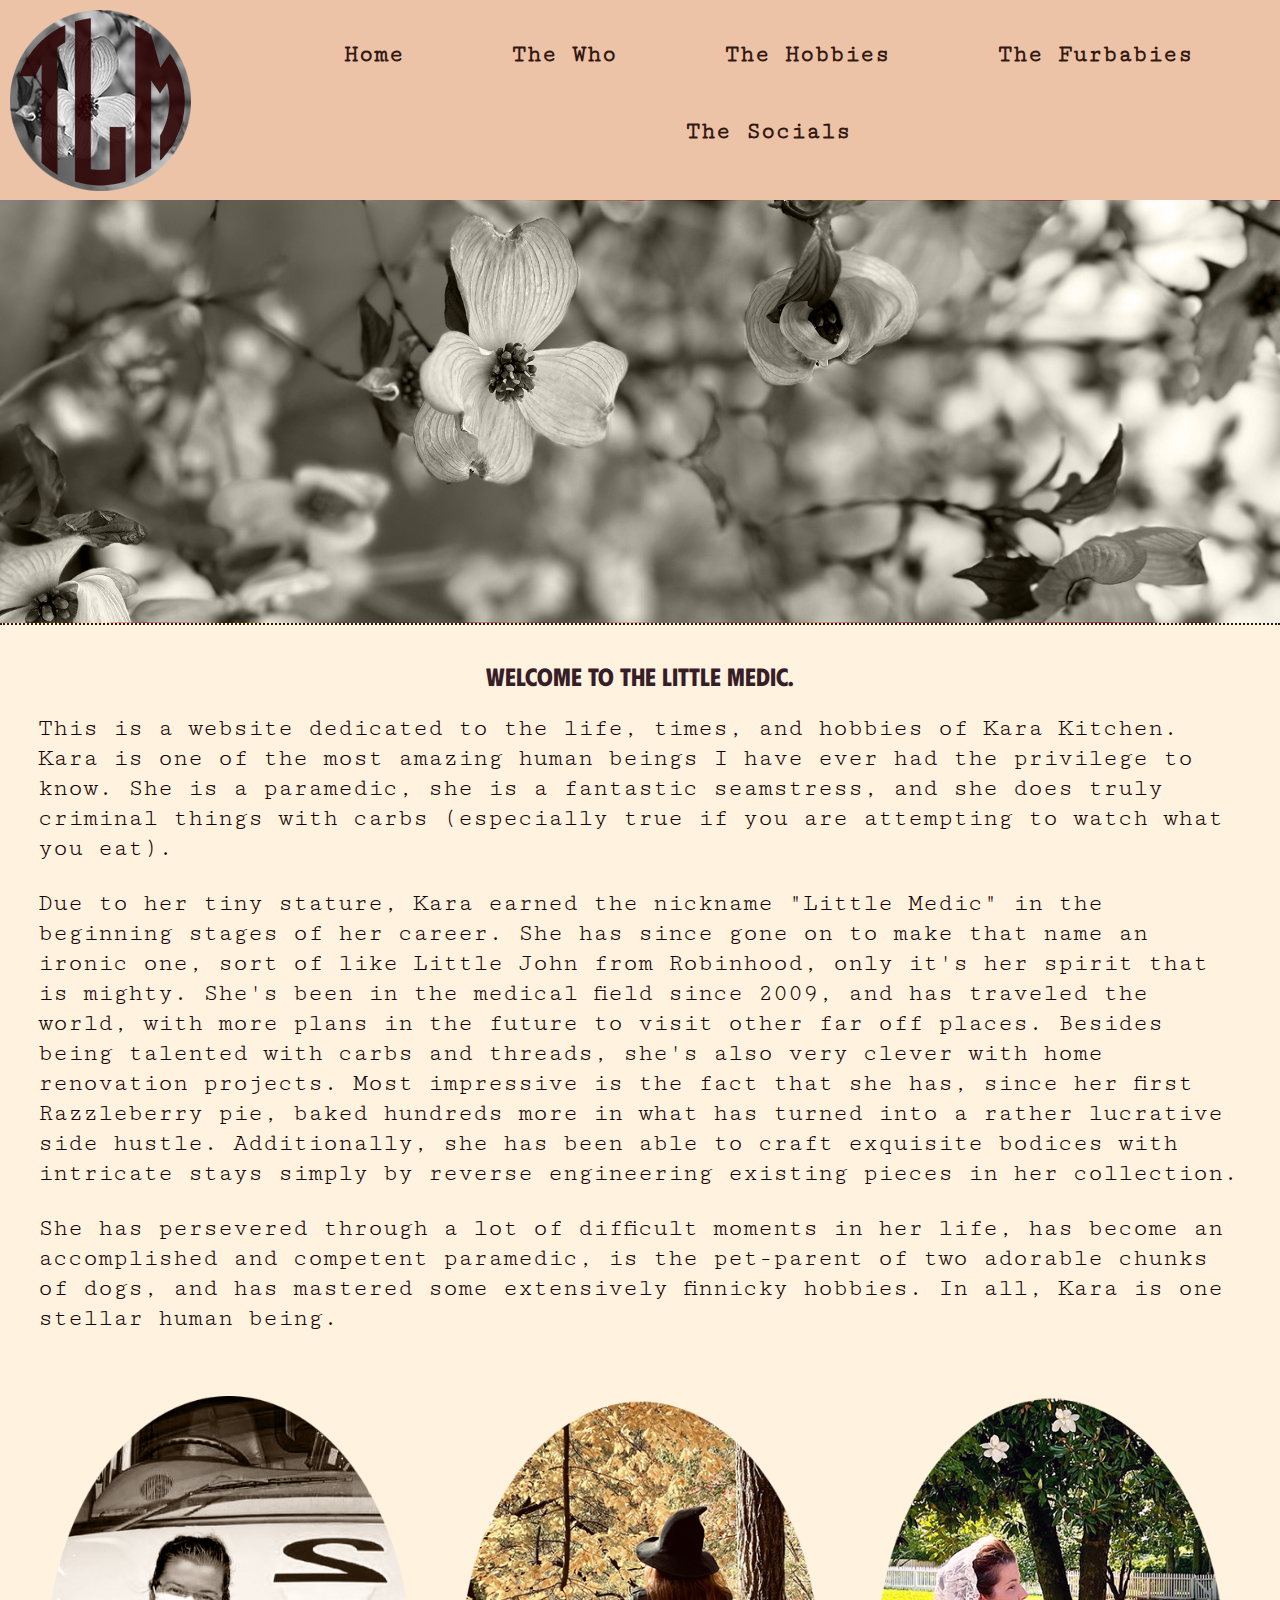
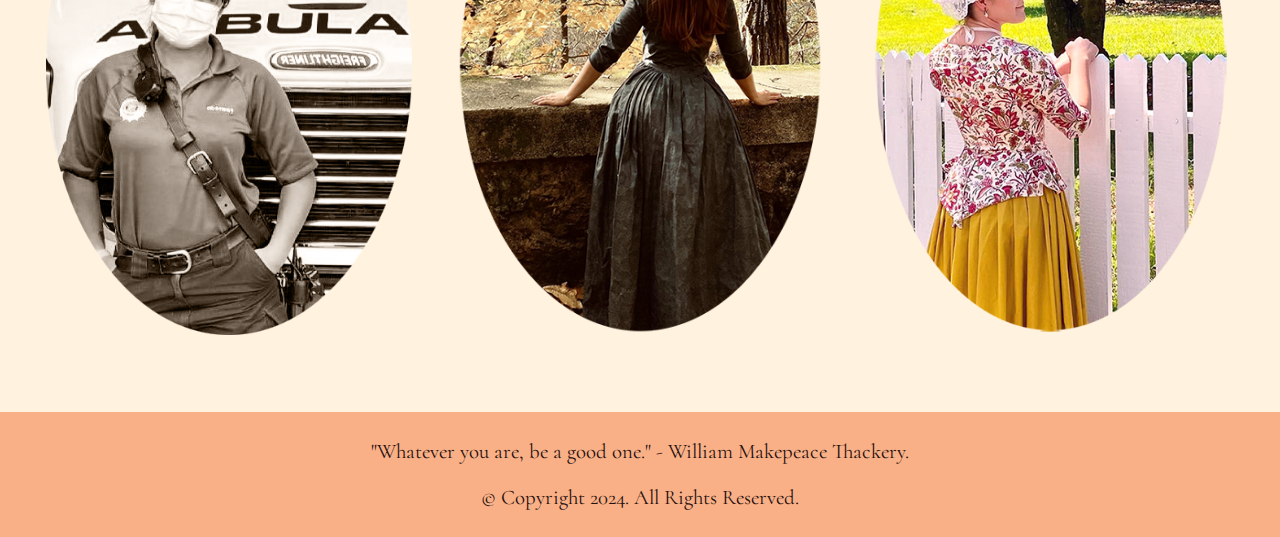
<file: index.html>
<!DOCTYPE html>
<!--Student Name: Niki Nielsen
  File Name: bioSite, template.
  Date: 02/12/24 -->

<html lang="en">
  <head>
    <title>The Little Medic</title>
    <meta charset="utf-8" />
    <link rel="stylesheet" href="css/styles.css" />
    <meta name="viewport" content="width=device-width, initial-scale=1.0" />
    <link
      href="https://fonts.googleapis.com/css2?family=Cormorant:ital,wght@0,300..700;1,300..700&family=Cutive+Mono&family=Phudu:wght@300..900&display=swap"
      rel="stylesheet"
    />
    <link rel="shortcut icon" href="images/favicon.ico" />
    <link
      rel="icon"
      type="image/png"
      sizes="32x32"
      href="images/favicon-32x32.png"
    />
    <link
      rel="apple-touch-icon"
      sizes="180x180"
      href="images/apple-touch-icon.png"
    />
    <link rel="icon" sizes="192x192" href="images/android-chrome-192x192.png" />
  </head>

  <body>
    <div id="container">
      <!-- Header Area for Website Name or Logo -->
      <header class="header_img">
        <a href="index.html">
          <img
            src="images/dogwood-logo.png"
            alt="dogwood blossoms in full bloom"
            class="header_img_index"
          />
        </a>
      </header>

      <nav>
        <ul>
          <li><a href="index.html">Home</a></li>
          <li><a href="about.html">The Who</a></li>
          <li><a href="hobbies.html">The Hobbies</a></li>
          <li><a href="pets.html">The Furbabies</a></li>
          <li><a href="contact.html">The Socials</a></li>
        </ul>
      </nav>

      <!-- Hero image-->
      <div id="hero" class="tablet-desktop">
        <img
          src="images/dogwood-hero.png"
          alt="Photograph of Dogwood blossoms, taken by Kara."
          class="hero-image"
        />
      </div>

      <!--use the Main Area to add the main content to the webpage-->
      <main>
        <div class="mobile">
          <!-- To Show when in Mobile Viewport -->
          <h3>Welcome to The Little Medic.</h3>
          <p>
            This is a website dedicated to the life, times, and hobbies of Kara
            Kitchen. Kara is one of the most amazing human beings I have ever
            had the privilege to know. She is a paramedic, she is a fantastic
            seamstress, and, for the record, she does amazing things with carbs.
          </p>
          <div class="fastfacts">
            <h3>Quick Facts about Kara:</h3>
            <ul>
              <li>
                Kara earned the moniker "The Little Medic" due to her diminutive
                stature.
              </li>
              <li>She's been in the medical field since 2009.</li>
              <li>
                She has traveled to several countries outside of the US,
                including Germany.
              </li>
              <li>
                She's made kilts without a pattern, just from eye-balling the
                finished product.
              </li>
              <li>Sarcasm is her first language.</li>
            </ul>
          </div>
        </div>

        <div class="tablet-desktop">
          <h3>Welcome to The Little Medic.</h3>
          <p>
            This is a website dedicated to the life, times, and hobbies of Kara
            Kitchen. Kara is one of the most amazing human beings I have ever
            had the privilege to know. She is a paramedic, she is a fantastic
            seamstress, and she does truly criminal things with carbs
            (especially true if you are attempting to watch what you eat).
          </p>
          <p>
            Due to her tiny stature, Kara earned the nickname "Little Medic" in
            the beginning stages of her career. She has since gone on to make
            that name an ironic one, sort of like Little John from Robinhood,
            only it's her spirit that is mighty. She's been in the medical field
            since 2009, and has traveled the world, with more plans in the
            future to visit other far off places. Besides being talented with
            carbs and threads, she's also very clever with home renovation
            projects. Most impressive is the fact that she has, since her first
            Razzleberry pie, baked hundreds more in what has turned into a
            rather lucrative side hustle. Additionally, she has been able to
            craft exquisite bodices with intricate stays simply by reverse
            engineering existing pieces in her collection.
          </p>
          <p>
            She has persevered through a lot of difficult moments in her life,
            has become an accomplished and competent paramedic, is the
            pet-parent of two adorable chunks of dogs, and has mastered some
            extensively finnicky hobbies. In all, Kara is one stellar human
            being.
          </p>
        </div>

        <div class="grid">
          <figure id="frame">
            <a href="about.html"
              ><img
                src="images/kara-ambulance-sepia.png"
                alt="kara standing with her back to ambulance 2"
            /></a>
          </figure>
          <figure class="tablet-desktop">
            <a href="contact.html"
              ><img
                src="images/kitschnwitchco.png"
                alt="Kara wearing handmade dress and petticoats with her back to the camera,
              in a witch hat in autumn setting"
              />
            </a>
          </figure>
          <figure class="tablet-desktop">
            <a href="hobbies.html"
              ><img
                src="images/magnolia-dress-goldenrod.png"
                alt="kara standing by picket fence wearing outfit she made."
            /></a>
          </figure>
        </div>
      </main>
    </div>

    <footer>
      <p>"Whatever you are, be a good one." - William Makepeace Thackery.</p>
      <p>&copy; Copyright 2024. All Rights Reserved.</p>
    </footer>
  </body>
</html>
</file>
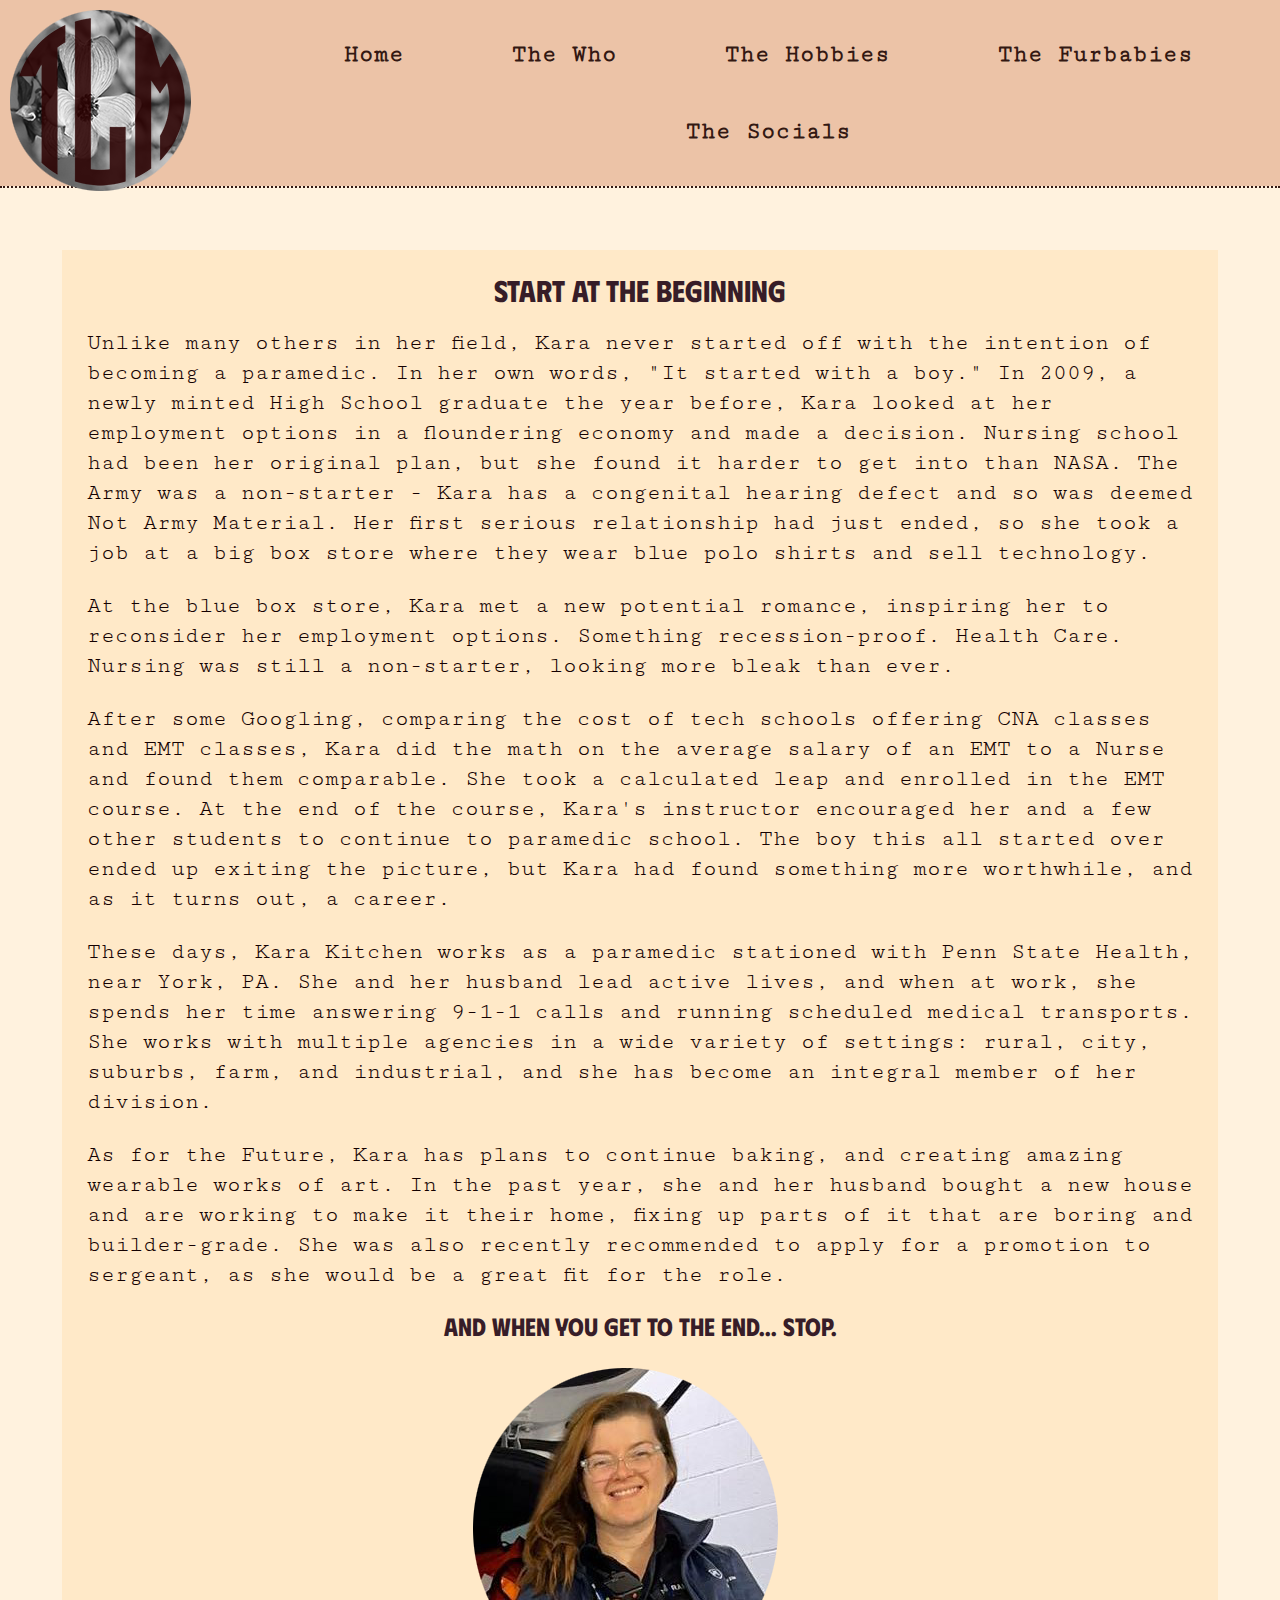
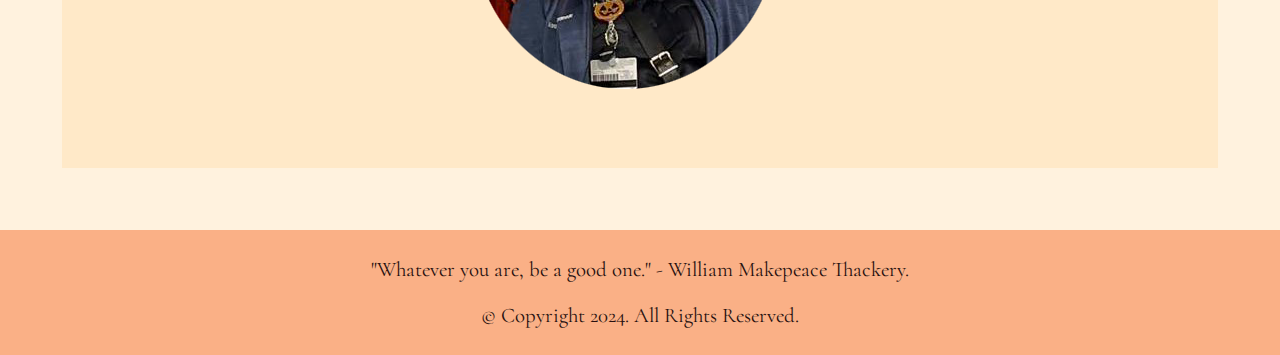
<file: about.html>
<!DOCTYPE html>
<!--Student Name: Niki Nielsen
  File Name: bioSite, template.
  Date: 02/12/24 -->

<html lang="en">
  <head>
    <title>The Little Medic</title>
    <meta charset="utf-8" />
    <link rel="stylesheet" href="css/styles.css" />
    <meta name="viewport" content="width=device-width, initial-scale=1.0" />
    <link
      href="https://fonts.googleapis.com/css2?family=Cormorant:ital,wght@0,300..700;1,300..700&family=Cutive+Mono&family=Phudu:wght@300..900&display=swap"
      rel="stylesheet"
    />
    <link rel="shortcut icon" href="images/favicon.ico" />
    <link
      rel="icon"
      type="image/png"
      sizes="32x32"
      href="images/favicon-32x32.png"
    />
    <link
      rel="apple-touch-icon"
      sizes="180x180"
      href="images/apple-touch-icon.png"
    />
    <link rel="icon" sizes="192x192" href="images/android-chrome-192x192.png" />
  </head>

  <body>
    <div id="container">
      <!-- Header Area for Website Name or Logo -->
      <header class="header_img">
        <a href="index.html">
          <img
            src="images/dogwood-logo.png"
            alt="dogwood blossoms in full bloom"
            class="header_img"
          />
        </a>
      </header>

      <nav>
        <ul>
          <li><a href="index.html">Home</a></li>
          <li><a href="about.html">The Who</a></li>
          <li><a href="hobbies.html">The Hobbies</a></li>
          <li><a href="pets.html">The Furbabies</a></li>
          <li><a href="contact.html">The Socials</a></li>
        </ul>
      </nav>

      <!--use the Main Area to add the main content to the webpage-->
      <main>
        <div class="row">
          <div class="column">
            <h2>Start at the Beginning</h2>
            <p>
              Unlike many others in her field, Kara never started off with the
              intention of becoming a paramedic. In her own words, "It started
              with a boy." In 2009, a newly minted High School graduate the year
              before, Kara looked at her employment options in a floundering
              economy and made a decision. Nursing school had been her original
              plan, but she found it harder to get into than NASA. The Army was
              a non-starter - Kara has a congenital hearing defect and so was
              deemed Not Army Material. Her first serious relationship had just
              ended, so she took a job at a big box store where they wear blue
              polo shirts and sell technology.
            </p>
            <p>
              At the blue box store, Kara met a new potential romance, inspiring
              her to reconsider her employment options. Something
              recession-proof. Health Care. Nursing was still a non-starter,
              looking more bleak than ever.
            </p>
          </div>

          <div class="column">
            <p>
              After some Googling, comparing the cost of tech schools offering
              CNA classes and EMT classes, Kara did the math on the average
              salary of an EMT to a Nurse and found them comparable. She took a
              calculated leap and enrolled in the EMT course. At the end of the
              course, Kara's instructor encouraged her and a few other students
              to continue to paramedic school. The boy this all started over
              ended up exiting the picture, but Kara had found something more
              worthwhile, and as it turns out, a career.
            </p>
            <p>
              These days, Kara Kitchen works as a paramedic stationed with Penn
              State Health, near York, PA. She and her husband lead active
              lives, and when at work, she spends her time answering 9-1-1 calls
              and running scheduled medical transports. She works with multiple
              agencies in a wide variety of settings: rural, city, suburbs,
              farm, and industrial, and she has become an integral member of her
              division.
            </p>
          </div>

          <div class="column">
            <p>
              As for the Future, Kara has plans to continue baking, and creating
              amazing wearable works of art. In the past year, she and her
              husband bought a new house and are working to make it their home,
              fixing up parts of it that are boring and builder-grade. She was
              also recently recommended to apply for a promotion to sergeant, as
              she would be a great fit for the role.
            </p>

            <h3>And When You Get To The End... Stop.</h3>
            <img src="images/kara-med-gear-sm.png" alt="portrait of Kara" />
          </div>
        </div>
      </main>

      <!--Use the Footer Area to add webpage footer content -->
      <footer>
        <p>"Whatever you are, be a good one." - William Makepeace Thackery.</p>
        <p>&copy; Copyright 2024. All Rights Reserved.</p>
      </footer>
    </div>
  </body>
</html>
</file>
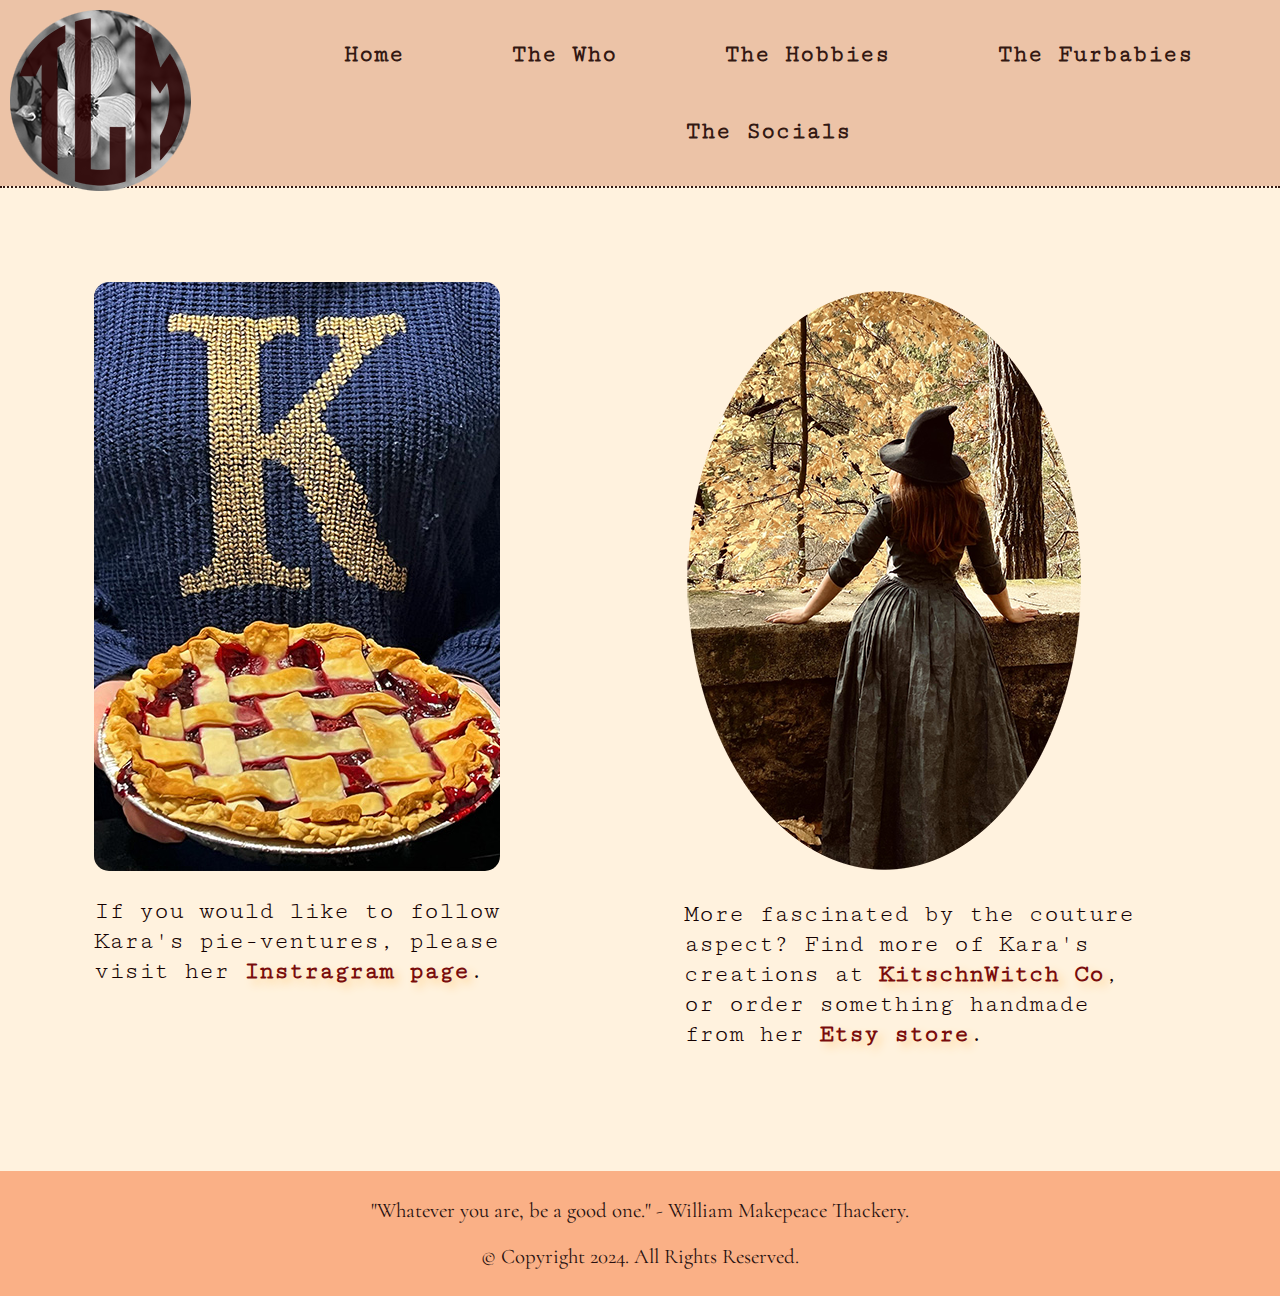
<file: contact.html>
<!DOCTYPE html>
<!--Student Name: Niki Nielsen
  File Name: bioSite, template.
  Date: 02/12/24 -->

<html lang="en">
  <head>
    <title>The Little Medic</title>
    <meta charset="utf-8" />
    <link rel="stylesheet" href="css/styles.css" />
    <meta name="viewport" content="width=device-width, initial-scale=1.0" />
    <link
      href="https://fonts.googleapis.com/css2?family=Cormorant:ital,wght@0,300..700;1,300..700&family=Cutive+Mono&family=Phudu:wght@300..900&display=swap"
      rel="stylesheet"
    />
    <link rel="shortcut icon" href="images/favicon.ico" />
    <link
      rel="icon"
      type="image/png"
      sizes="32x32"
      href="images/favicon-32x32.png"
    />
    <link
      rel="apple-touch-icon"
      sizes="180x180"
      href="images/apple-touch-icon.png"
    />
    <link rel="icon" sizes="192x192" href="images/android-chrome-192x192.png" />
  </head>

  <body>
    <div id="container">
      <!-- Header Area for Website Name or Logo -->
      <header class="header_img">
        <a href="index.html">
          <img
            src="images/dogwood-logo.png"
            alt="dogwood blossoms in full bloom"
            class="header_img"
          />
        </a>
      </header>

      <nav class="nav">
        <ul>
          <li><a href="index.html">Home</a></li>
          <li><a href="about.html">The Who</a></li>
          <li><a href="hobbies.html">The Hobbies</a></li>
          <li><a href="pets.html">The Furbabies</a></li>
          <li><a href="contact.html">The Socials</a></li>
        </ul>
      </nav>

      <!--use the Main Area to add the main content to the webpage-->
      <main>
        <div class="grid">
          <div id="kitchenpies">
            <img
              src="images/kitchen-pies-logo.jpg"
              alt="delicious pie being held by a person in a knit navy sweater"
              class="round"
            />

            <p>
              If you would like to follow Kara's pie-ventures, please visit her
              <a
                href="https://www.instagram.com/kitchen.pies"
                target="_blank"
                class="external-link"
                >Instragram page</a
              >.
            </p>
          </div>
          <div id="kitschnwitchco">
            <img
              src="images/kitschnwitchco.png"
              alt="Kara wearing handmade dress and petticoats with her back to the camera,
            in a witch hat in autumn setting"
              class="round"
            />
            <p>
              More fascinated by the couture aspect? Find more of Kara's
              creations at
              <a
                href="https://www.instagram.com/kitschnwitchco/"
                target="_blank"
                class="external-link"
                >KitschnWitch Co</a
              >, or order something handmade from her
              <a
                href="https://www.etsy.com/shop/KitschnWitchCo"
                target="_blank"
                class="external-link"
              >
                Etsy store</a
              >.
            </p>
          </div>
        </div>
      </main>

      <!--Use the Footer Area to add webpage footer content -->
      <footer>
        <p>"Whatever you are, be a good one." - William Makepeace Thackery.</p>
        <p>&copy; Copyright 2024. All Rights Reserved.</p>
      </footer>
    </div>
  </body>
</html>
</file>
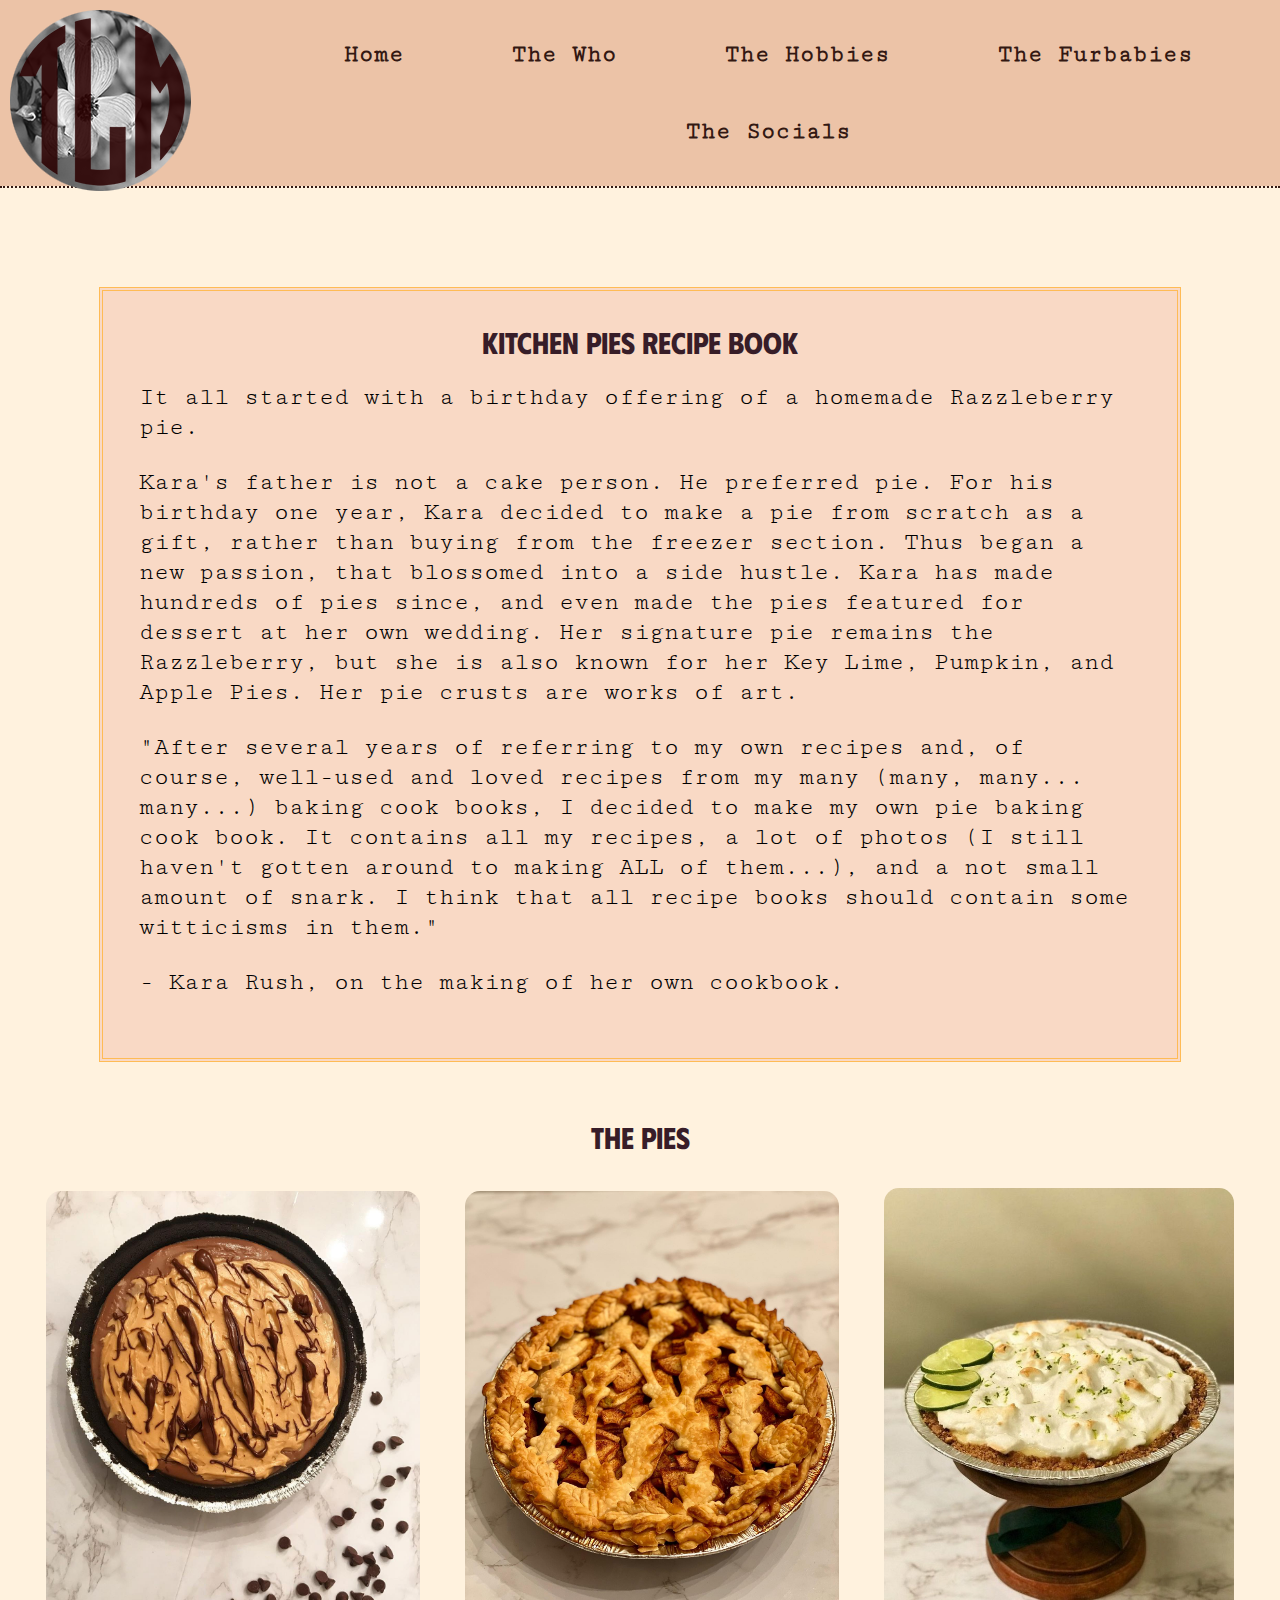
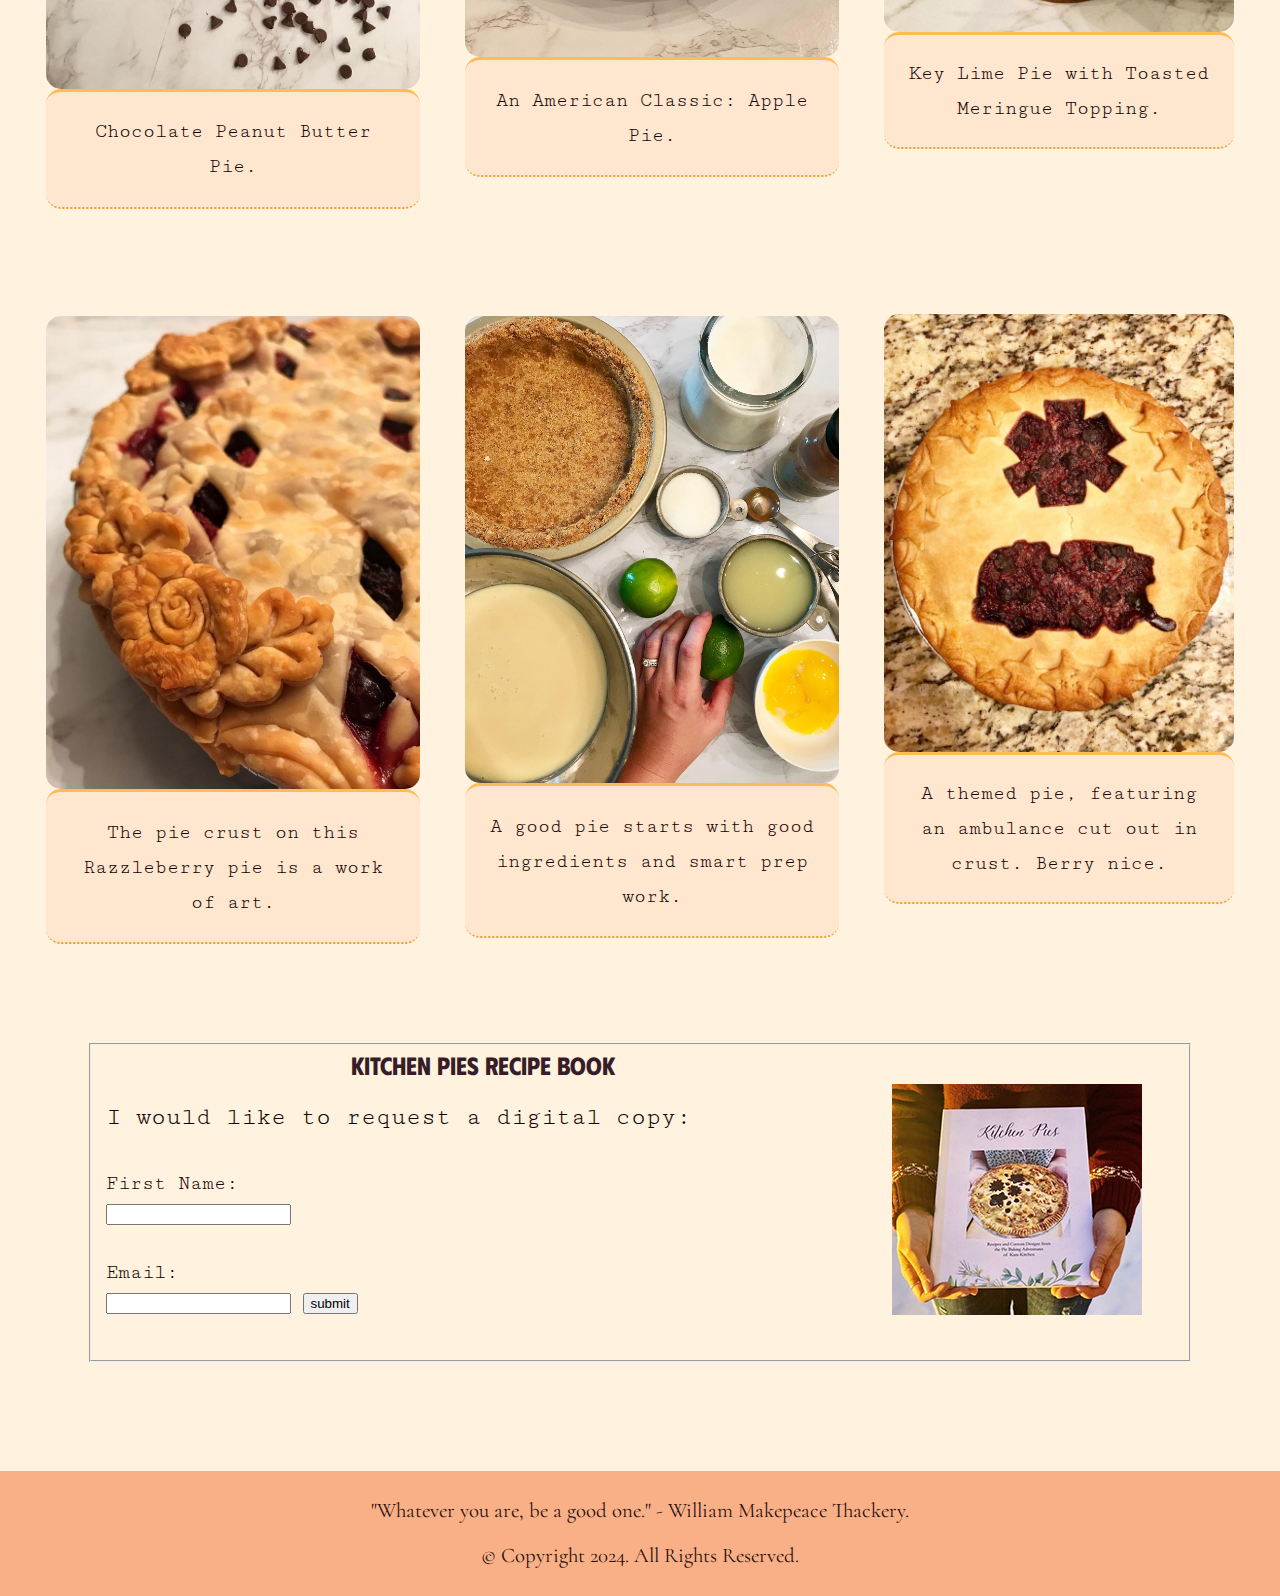
<file: hobbies.html>
<!DOCTYPE html>
<!--Student Name: Niki Nielsen
  File Name: bioSite, template.
  Date: 02/12/24 -->

<html lang="en">
  <head>
    <title>The Little Medic</title>
    <meta charset="utf-8" />
    <link rel="stylesheet" href="css/styles.css" />
    <meta name="viewport" content="width=device-width, initial-scale=1.0" />
    <link
      href="https://fonts.googleapis.com/css2?family=Cormorant:ital,wght@0,300..700;1,300..700&family=Cutive+Mono&family=Phudu:wght@300..900&display=swap"
      rel="stylesheet"
    />
    <link rel="shortcut icon" href="images/favicon.ico" />
    <link
      rel="icon"
      type="image/png"
      sizes="32x32"
      href="images/favicon-32x32.png"
    />
    <link
      rel="apple-touch-icon"
      sizes="180x180"
      href="images/apple-touch-icon.png"
    />
    <link rel="icon" sizes="192x192" href="images/android-chrome-192x192.png" />
  </head>

  <body>
    <div id="container">
      <!-- Header Area for Website Name or Logo -->
      <header class="header_img">
        <a href="index.html">
          <img
            src="images/dogwood-logo.png"
            alt="dogwood blossoms in full bloom"
            class="header_img"
          />
        </a>
      </header>

      <nav class="nav">
        <ul>
          <li><a href="index.html">Home</a></li>
          <li><a href="about.html">The Who</a></li>
          <li><a href="hobbies.html">The Hobbies</a></li>
          <li><a href="pets.html">The Furbabies</a></li>
          <li><a href="contact.html">The Socials</a></li>
        </ul>
      </nav>

      <!--use the Main Area to add the main content to the webpage-->

      <main>
        <section class="piebk">
          <div class="recipebk">
            <h2>Kitchen Pies Recipe Book</h2>
            <p>
              It all started with a birthday offering of a homemade Razzleberry
              pie.
            </p>

            <p>
              Kara's father is not a cake person. He preferred pie. For his
              birthday one year, Kara decided to make a pie from scratch as a
              gift, rather than buying from the freezer section. Thus began a
              new passion, that blossomed into a side hustle. Kara has made
              hundreds of pies since, and even made the pies featured for
              dessert at her own wedding. Her signature pie remains the
              Razzleberry, but she is also known for her Key Lime, Pumpkin, and
              Apple Pies. Her pie crusts are works of art.
            </p>

            <p>
              "After several years of referring to my own recipes and, of
              course, well-used and loved recipes from my many (many, many...
              many...) baking cook books, I decided to make my own pie baking
              cook book. It contains all my recipes, a lot of photos (I still
              haven't gotten around to making ALL of them...), and a not small
              amount of snark. I think that all recipe books should contain some
              witticisms in them."
            </p>

            <p>- Kara Rush, on the making of her own cookbook.</p>
          </div>
        </section>

        <div>
          <h2>The Pies</h2>
        </div>
        <div class="grid" id="hobby">
          <!-- Figure Element 1-->
          <figure>
            <img
              src="images/chocolate-pnt-btr-pie.jpg"
              alt="Chocolate peanut butter pie with chocolate morsels spread around."
              class="round"
            />
            <figcaption class="pic-text">
              Chocolate Peanut Butter Pie.
            </figcaption>
          </figure>

          <!-- Figure Element 2-->
          <figure>
            <img
              src="images/apple-pie.jpg"
              alt="Classic Apple Pie"
              class="round"
            />
            <figcaption class="pic-text">
              An American Classic: Apple Pie.
            </figcaption>
          </figure>

          <!-- Figure Element 3-->
          <figure>
            <img
              src="images/keylime-pie.jpg"
              alt="Key Lime Pie with Toasted Meringue Topping."
              class="round"
            />
            <figcaption class="pic-text">
              Key Lime Pie with Toasted Meringue Topping.
            </figcaption>
          </figure>

          <!-- Figure Element 4 -->
          <figure>
            <img
              src="images/razzleberry-rosette-pie.jpg"
              alt="Close up of the pie crust rosettes on a Razzleberry pie."
              class="round"
            />
            <figcaption class="pic-text">
              The pie crust on this Razzleberry pie is a work of art.
            </figcaption>
          </figure>

          <!-- Figure Element 5-->
          <figure>
            <img
              src="images/pie-making.jpg"
              alt="Assembled ingredients for a Key Lime Pie."
              class="round"
            />
            <figcaption class="pic-text">
              A good pie starts with good ingredients and smart prep work.
            </figcaption>
          </figure>

          <!-- Figure Element 6-->
          <figure>
            <img
              src="images/ambulance-pie.jpg"
              alt="A berry pie with an ambulance cut out on crust."
              class="round"
            />
            <figcaption class="pic-text">
              A themed pie, featuring an ambulance cut out in crust. Berry nice.
            </figcaption>
          </figure>
        </div>

        <div id="form">
          <!-- Start Form -->
          <fieldset>
            <img
              src="images/kitchen-pie-book.jpg"
              alt="image of cookbook"
              class="pies"
            />
            <h3>Kitchen Pies Recipe Book</h3>
            <p>I would like to request a digital copy:</p>

            <label for="fName">First Name:</label>
            <input type="text" name="fName" id="fName" required />

            <label for="email">Email:</label>
            <input type="email" name="email" id="email" required />

            <input type="submit" id="submit" value="submit" class="btn" />
          </fieldset>
        </div>
      </main>

      <!--Use the Footer Area to add webpage footer content -->
      <footer>
        <p>"Whatever you are, be a good one." - William Makepeace Thackery.</p>
        <p>&copy; Copyright 2024. All Rights Reserved.</p>
      </footer>
    </div>
  </body>
</html>
</file>
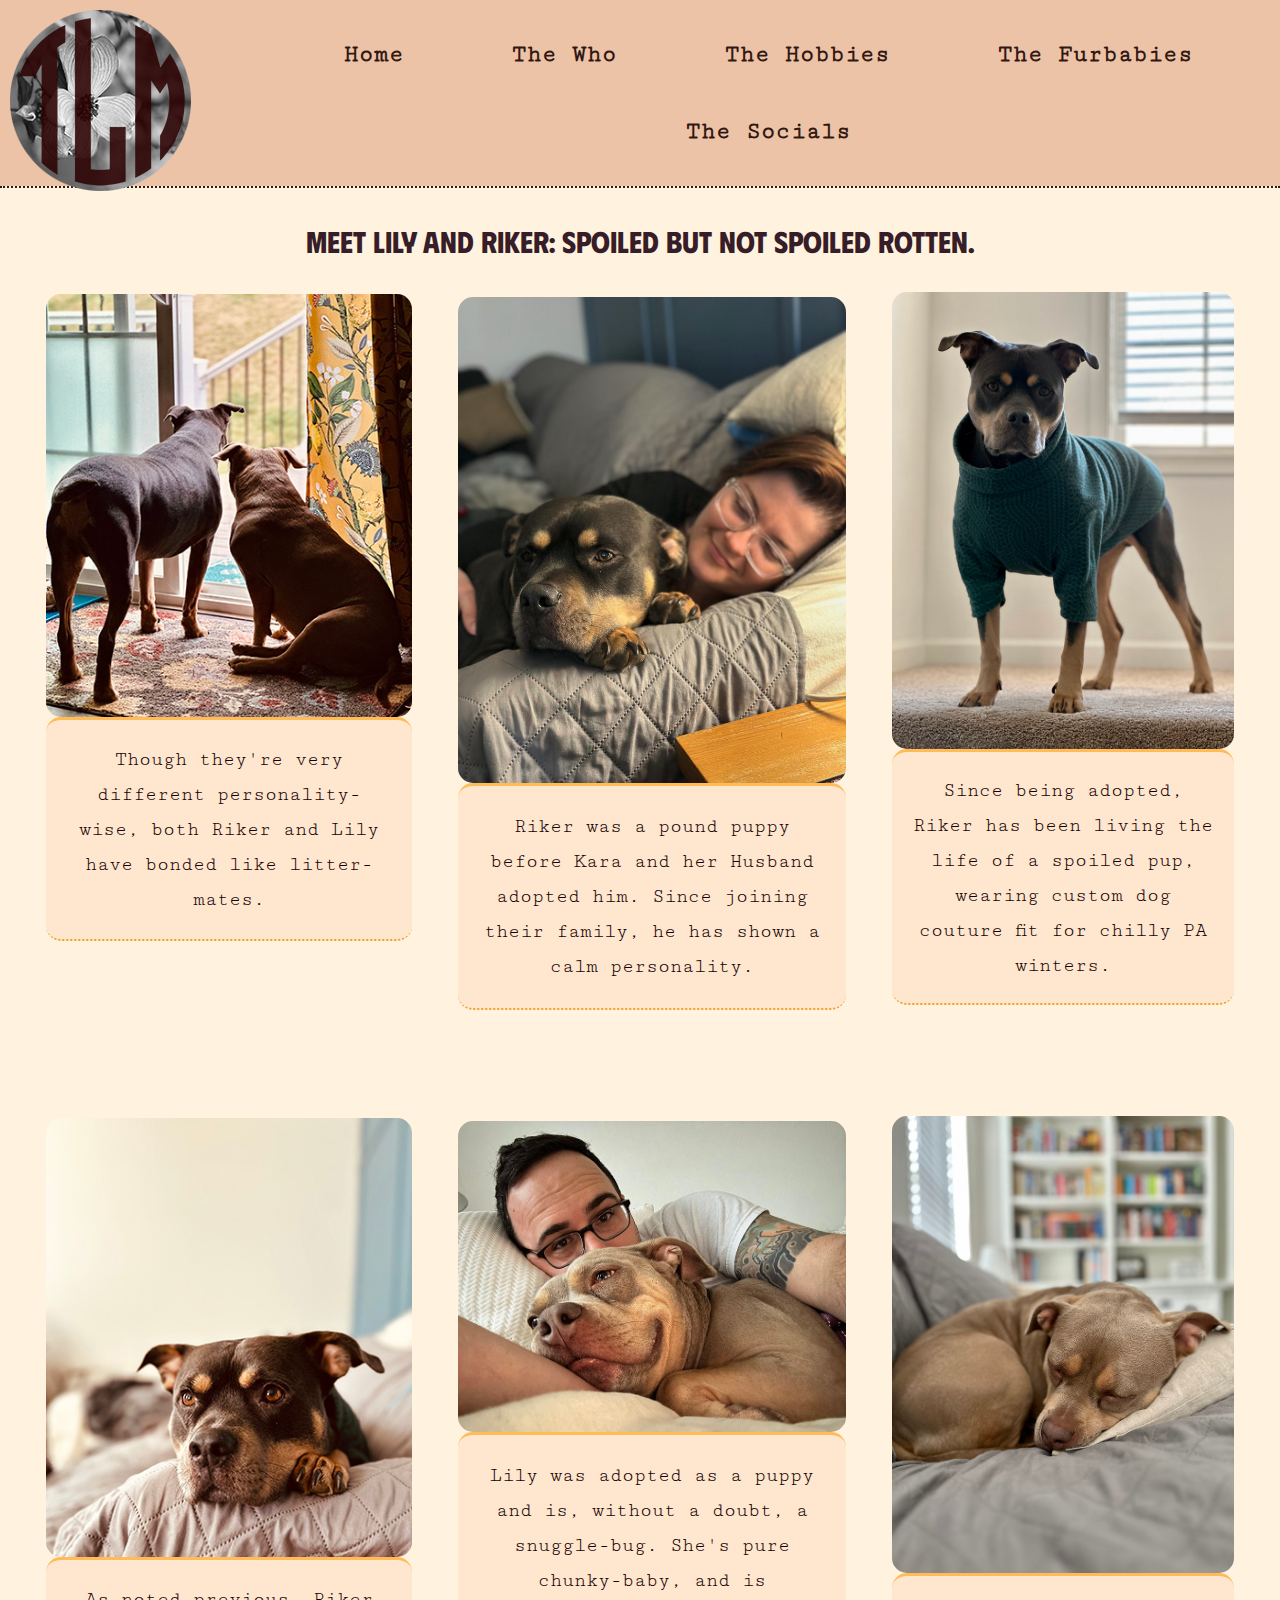
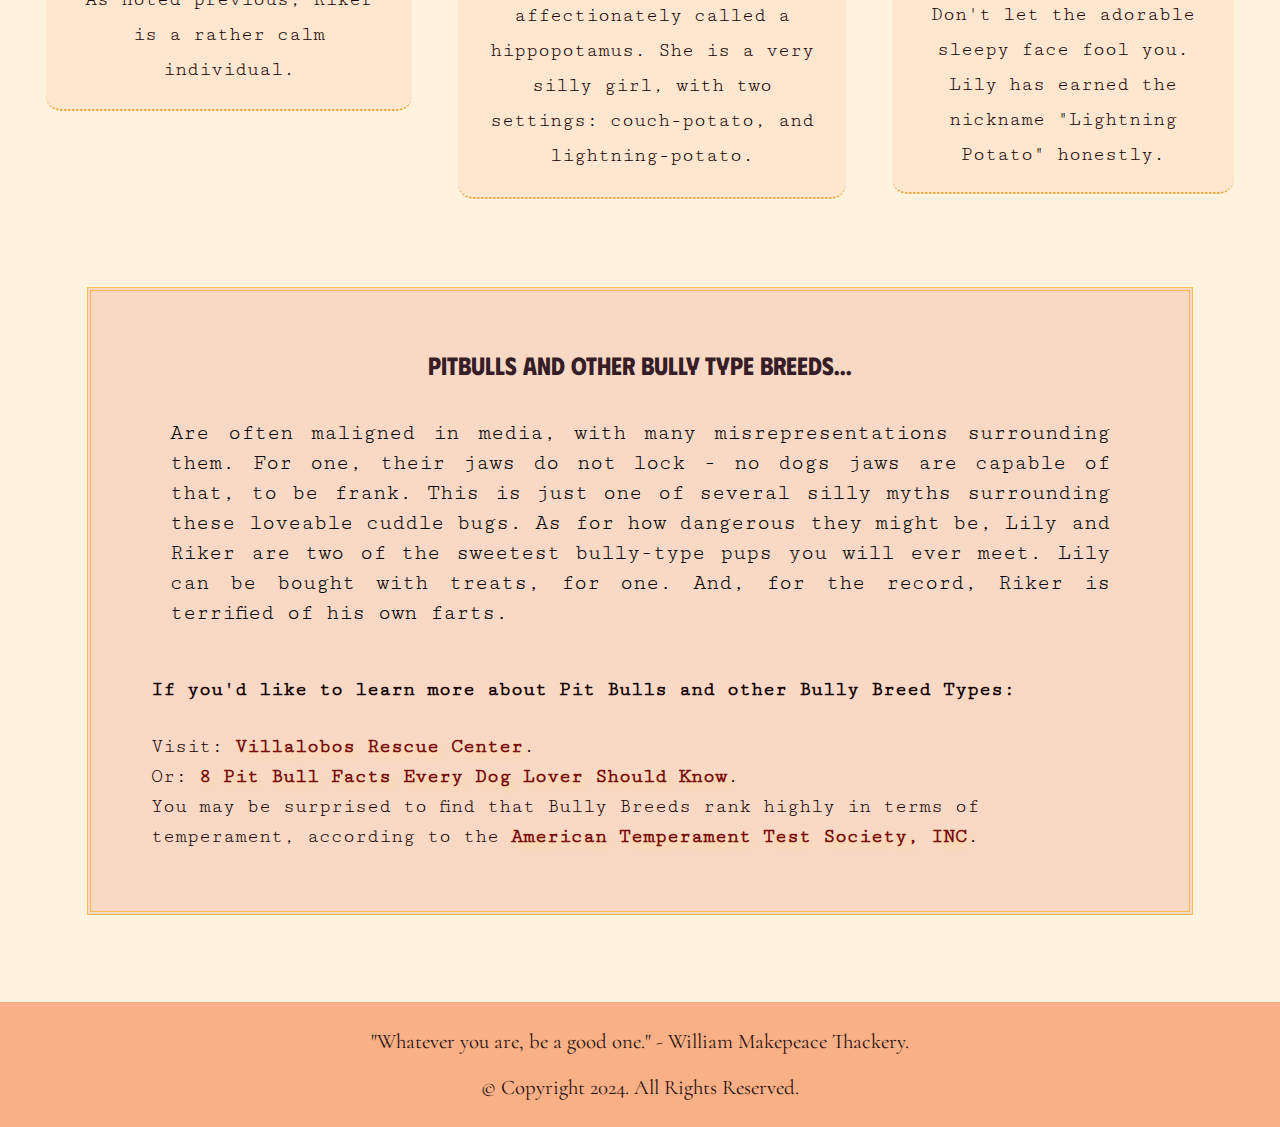
<file: pets.html>
<!DOCTYPE html>
<!--Student Name: Niki Nielsen
  File Name: bioSite, template.
  Date: 02/12/24 -->

<html lang="en">
  <head>
    <title>The Little Medic</title>
    <meta charset="utf-8" />
    <link rel="stylesheet" href="css/styles.css" />
    <meta name="viewport" content="width=device-width, initial-scale=1.0" />
    <link
      href="https://fonts.googleapis.com/css2?family=Cormorant:ital,wght@0,300..700;1,300..700&family=Cutive+Mono&family=Phudu:wght@300..900&display=swap"
      rel="stylesheet"
    />
    <link rel="shortcut icon" href="images/favicon.ico" />
    <link
      rel="icon"
      type="image/png"
      sizes="32x32"
      href="images/favicon-32x32.png"
    />
    <link
      rel="apple-touch-icon"
      sizes="180x180"
      href="images/apple-touch-icon.png"
    />
    <link rel="icon" sizes="192x192" href="images/android-chrome-192x192.png" />
  </head>

  <body>
    <div id="container">
      <!-- Header Area for Website Name or Logo -->
      <header class="header_img">
        <a href="index.html">
          <img
            src="images/dogwood-logo.png"
            alt="dogwood blossoms in full bloom"
            class="header_img"
          />
        </a>
      </header>

      <nav class="nav">
        <ul>
          <li><a href="index.html">Home</a></li>
          <li><a href="about.html">The Who</a></li>
          <li><a href="hobbies.html">The Hobbies</a></li>
          <li><a href="pets.html">The Furbabies</a></li>
          <li><a href="contact.html">The Socials</a></li>
        </ul>
      </nav>

      <!--use the Main Area to add the main content to the webpage-->
      <main>
        <div>
          <h2>Meet Lily and Riker: Spoiled but not spoiled rotten.</h2>
        </div>
        <div class="grid" id="pets">
          <!-- Figure Element 1-->
          <figure>
            <img
              src="images/riker-lily-observing.jpg"
              alt="Riker and Lily looking out from the house"
              class="round"
            />
            <figcaption class="pic-text">
              Though they're very different personality-wise, both Riker and
              Lily have bonded like litter-mates.
            </figcaption>
          </figure>

          <!-- Figure Element 2-->
          <figure>
            <img
              src="images/riker-kara.jpg"
              alt="Snuggle buddies, Riker and Kara."
              class="round"
            />
            <figcaption class="pic-text">
              Riker was a pound puppy before Kara and her Husband adopted him.
              Since joining their family, he has shown a calm personality.
            </figcaption>
          </figure>

          <!-- Figure Element 3-->
          <figure>
            <img
              src="images/riker-sweater.jpg"
              alt="Riker in green sweater, made by Kara."
              class="round"
            />
            <figcaption class="pic-text">
              Since being adopted, Riker has been living the life of a spoiled
              pup, wearing custom dog couture fit for chilly PA winters.
            </figcaption>
          </figure>

          <!-- Figure Element 4 -->
          <figure>
            <img
              src="images/riker-portrait.jpg"
              alt="Portrait of Riker, solemn expression"
              class="round"
            />
            <figcaption class="pic-text">
              As noted previous, Riker is a rather calm individual.
            </figcaption>
          </figure>

          <!-- Figure Element 5-->
          <figure>
            <img
              src="images/lily-tom.jpg"
              alt="Close up face of Lily and Tom, Kara's husband."
              class="round"
            />
            <figcaption class="pic-text">
              Lily was adopted as a puppy and is, without a doubt, a
              snuggle-bug. She's pure chunky-baby, and is affectionately called
              a hippopotamus. She is a very silly girl, with two settings:
              couch-potato, and lightning-potato.
            </figcaption>
          </figure>

          <!-- Figure Element 6-->
          <figure>
            <img
              src="images/lily-bookworm.jpg"
              alt="Lily curled up and sleeping, with a bookcase in the background."
              class="round"
            />
            <figcaption class="pic-text">
              Don't let the adorable sleepy face fool you. Lily has earned the
              nickname "Lightning Potato" honestly.
            </figcaption>
          </figure>
        </div>

        <section id="facts" class="tablet-desktop">
          <h3>Pitbulls and other bully type breeds...</h3>
          <p>
            Are often maligned in media, with many misrepresentations
            surrounding them. For one, their jaws do not lock - no dogs jaws are
            capable of that, to be frank. This is just one of several silly
            myths surrounding these loveable cuddle bugs. As for how dangerous
            they might be, Lily and Riker are two of the sweetest bully-type
            pups you will ever meet. Lily can be bought with treats, for one.
            And, for the record, Riker is terrified of his own farts.
          </p>

          <h4>
            If you'd like to learn more about Pit Bulls and other Bully Breed
            Types:
          </h4>
          <ul>
            <li>
              Visit:
              <a
                href="https://vrcpitbull.com/pit-bull-facts/"
                target="_blank"
                class="external-link"
                >Villalobos Rescue Center</a
              >.
            </li>
            <li>
              Or:
              <a
                href="https://www.rover.com/blog/important-pit-bull-facts/"
                target="_blank"
                class="external-link"
                >8 Pit Bull Facts Every Dog Lover Should Know</a
              >.
            </li>
            <li>
              You may be surprised to find that Bully Breeds rank highly in
              terms of temperament, according to the
              <a
                href="https://atts.org/breed-statistics/statistics-page1/"
                target="_blank"
                class="external-link"
                >American Temperament Test Society, INC</a
              >.
            </li>
          </ul>
        </section>
      </main>

      <!--Use the Footer Area to add webpage footer content -->
      <footer>
        <p>"Whatever you are, be a good one." - William Makepeace Thackery.</p>
        <p>&copy; Copyright 2024. All Rights Reserved.</p>
      </footer>
    </div>
  </body>
</html>
</file>
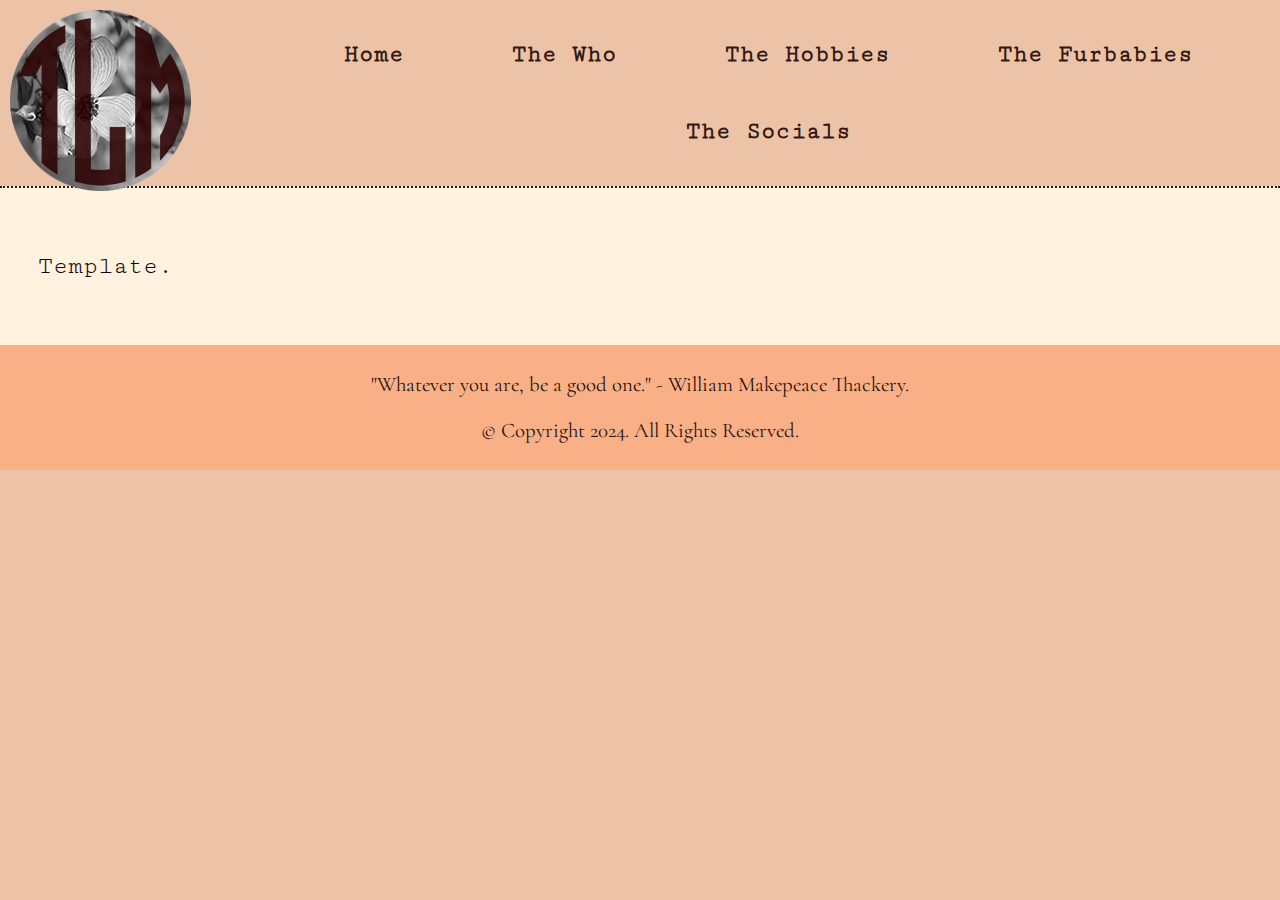
<file: template.html>
<!DOCTYPE html>
<!--Student Name: Niki Nielsen
  File Name: bioSite, template.
  Date: 02/12/24 -->

<html lang="en">
  <head>
    <title>The Little Medic</title>
    <meta charset="utf-8" />
    <link rel="stylesheet" href="css/styles.css" />
    <meta name="viewport" content="width=device-width, initial-scale=1.0" />
    <link
      href="https://fonts.googleapis.com/css2?family=Cormorant:ital,wght@0,300..700;1,300..700&family=Cutive+Mono&family=Phudu:wght@300..900&display=swap"
      rel="stylesheet"
    />
    <link rel="shortcut icon" href="images/favicon.ico" />
    <link
      rel="icon"
      type="image/png"
      sizes="32x32"
      href="images/favicon-32x32.png"
    />
    <link
      rel="apple-touch-icon"
      sizes="180x180"
      href="images/apple-touch-icon.png"
    />
    <link rel="icon" sizes="192x192" href="images/android-chrome-192x192.png" />
  </head>

  <body>
    <div id="container">
      <!-- Header Area for Website Name or Logo -->
      <header class="header_img">
        <a href="index.html">
          <img
            src="images/dogwood-logo.png"
            alt="dogwood blossoms in full bloom"
            class="header_img"
          />
        </a>
      </header>

      <nav class="nav">
        <ul>
          <li><a href="index.html">Home</a></li>
          <li><a href="about.html">The Who</a></li>
          <li><a href="hobbies.html">The Hobbies</a></li>
          <li><a href="pets.html">The Furbabies</a></li>
          <li><a href="contact.html">The Socials</a></li>
        </ul>
      </nav>

      <!--use the Main Area to add the main content to the webpage-->
      <main>
        <div>
          <p>Template.</p>
        </div>
      </main>

      <!--Use the Footer Area to add webpage footer content -->
      <footer>
        <p>"Whatever you are, be a good one." - William Makepeace Thackery.</p>
        <p>&copy; Copyright 2024. All Rights Reserved.</p>
      </footer>
    </div>
  </body>
</html>
</file>
<file: css/styles.css>
/*
Author: Niki Nielsen.
Date: 02|12|2024
File Name: styles.css
bioSite project.
*/

/* CSS reset */
body,
header,
nav,
main,
footer,
h1,
h2,
h3,
ul,
li,
figure,
figcaption,
section {
  margin: 0;
  padding: 0;
  border: 0;
}

/* Style Rules for Body and Images. */
body {
  background-color: rgb(236, 195, 167);
  font-family: "Cutive Mono", serif;
}

img {
  max-width: 100%;
  display: block;
}

/* Mobile Style Rules */
.mobile h1 {
  padding: 2%;
  text-align: center;
  font-family: "Phudu", sans-serif;
  text-decoration: none;
}

.mobile h3 {
  padding: 2%;
  text-align: center;
  font-family: "Phudu", sans-serif;
  font-style: normal;
  text-decoration: none;
}

/* Style Rules for Navigation Area. */
nav {
  background-color: rgb(236, 195, 167);
}

nav ul {
  list-style-type: none;
  text-align: center;
}

nav li {
  margin: 25px;
  font-size: 1.5em;
  font-family: "Cutive Mono", monospace, serif;
  font-weight: normal;
  display: inline-block;
  border-top: 1px dotted rgb(100, 65, 51);
}

nav li:first-child {
  border-top: none;
}

nav li a {
  color: rgb(51, 24, 18);
  padding: 1em 1em;
  text-decoration: none;
  font-weight: bold;
}

/* Pseudo-class Link Action: Change Box Color and Font Weight on Hover */
nav li a:hover {
  background-color: rgb(54, 3, 3);
  color: rgb(255, 242, 222);
  font-weight: normal;
  font-style: italic;
}

/* Psuedo-class Link Action: Change Font and Weight Color After Visited. */
nav li a:visited {
  color: rgb(163, 0, 0);
  font-weight: normal;
}

/* Style Rule - Show Mobile Class, Hide Tablet-Desktop Class */
.mobile {
  display: block;
}

.tablet-desktop {
  display: none;
}

/* Style Rules for Main Content Area */
.header_img {
  width: auto;
  height: auto;
}

main {
  padding: 3%;
  background-color: rgb(255, 242, 222);
  font-size: 1.25em;
  line-height: 1.5em;
  color: rgb(20, 1, 1);
  border-top: 2px dotted rgb(51, 24, 18);
}

main p {
  font-size: 1.25em;
}

main h1 {
  font-family: "Phudu", sans-serif;
  font-size: 2em;
  line-height: 1em;
  color: rgb(39, 16, 16);
}

main h2 {
  font-family: "Phudu", sans-serif;
  font-size: 1.5em;
  line-height: 1em;
  text-align: center;
  color: rgb(55, 29, 40);
}

main h3 {
  font-family: "Phudu", sans-serif;
  font-size: 1.25em;
  line-height: 1em;
  text-align: center;
  color: rgb(55, 29, 40);
}

main ul {
  list-style-type: none;
}

.fastfacts {
  text-align: left;
  margin: 4%;
}
.mobile ul {
  list-style-type: disc;
}

.external-link {
  color: rgb(121, 12, 12);
  font-weight: bold;
  text-shadow: 5px 5px 8px rgb(255, 213, 150);
}

.round {
  border-radius: 15px;
}

.piebk {
  display: block;
  margin: 5%;
  padding: 3%;
  background-color: rgba(233, 157, 134, 0.281);
  font-family: "Cutive Mono", serif;
  color: #000;
  border: 4px double rgb(255, 187, 85);
}

.request {
  margin: 2%;
  padding: 2%;
  align-items: center;
}

.pies {
  float: right;
  border-radius: 20px;
}

.frame {
  display: block;
  background-color: rgb(20, 1, 1);
  padding: 40px;
  margin: 10%;
  align-content: center;
  border: 1px solid rgb(255, 187, 85);
}

#kitchenpies,
#kitschnwitchco {
  margin: 10% 10%;
  display: block;
  align-items: center;
}

#facts {
  margin: 4%;
  padding: 5%;
  display: block;
  background-color: rgba(233, 157, 134, 0.281);
  border: 4px double rgb(255, 187, 85);
}

#facts p {
  padding: 2%;
  font-family: "Cutive Mono", serif;
  font-size: 1.1em;
  color: #000;
  text-align: justify;
}

a {
  text-decoration: none;
}

/* Style Rules for Form Elements */
fieldset,
input,
select {
  margin-bottom: 2%;
}
fieldset legend {
  font-weight: bold;
  font-size: 1.25em;
}

label {
  display: block;
  padding-top: 1%;
}

#form {
  margin-top: 1%;
  padding: 4%;
}

#form img {
  padding: 3%;
}

#info {
  margin: 2%;
  padding: 5%;
  background-color: rgba(233, 157, 134, 0.281);
  text-align: justify;
}

.row {
  padding: 2%;
  margin: 2%;
  display: block;
  background-color: rgba(255, 213, 150, 0.3);
}

.row p {
  font-size: 1.15em;
  text-align: left;
}

.row img {
  margin: 0 auto;
  align-items: center;
}

/* Style Rules for Figure Elements */
figure {
  /* Style of Border is Partial */
  border-radius: 15px;
  max-width: 425px;
  margin: 10% 2%;
  align-items: center;
}

figcaption {
  /* Style of Border is Partial */
  padding: 6%;
  font-family: "Cutive Mono", serif;
  font-size: 1em;
  line-height: 1.75em;
  text-align: center;
  border-top: 3px solid rgb(255, 187, 85);
  border-bottom: 2px dotted rgb(240, 159, 39);
  border-radius: 15px;
}

figcaption:nth-last-of-type(odd) {
  /* Attempted to use Pseudo class to
  alternate BG colors of figures, managed to get all rather than odd */
  background-color: rgba(255, 188, 150, 0.205);
}

/* Style Rules for Footer Area */
footer {
  font-family: "Cormorant", serif;
  text-align: center;
  font-size: 1.3em;
  background-color: rgb(250, 176, 134);
  color: rgb(39, 16, 16);
  padding: 0.5% 0%;
}

/* Media Query for Mobile Viewport to hide header img */
@media screen and (max-width: 619px), print {
  .header_img {
    display: none;
  }

  .header_img_index {
    display: none;
  }
}

/* Media Query for Tablet Viewport */
@media screen and (min-width: 620px), print {
  /* Tablet Viewport: Show Tablet-Desktop class, Hide Mobile class.*/
  .tablet-desktop {
    display: block;
  }

  .mobile {
    display: none;
  }

  nav ul {
    flex-direction: row;
    justify-content: center;
  }

  nav li a {
    /* Reset Nav Width */
    width: auto;
  }

  .grid {
    display: grid;
    grid-template-columns: auto;
  }
}

/* Media Query for Desktop Viewport */
@media screen and (min-width: 1020px), print {
  header {
    float: left;
    padding-bottom: 0;
  }

  /* Desktop Viewport: Style rules for main content */
  main {
    clear: right;
  }

  .grid {
    display: grid;
    grid-template-columns: auto auto auto;
    grid-gap: 30px;
  }

  /* Desktop Viewport: Style Rules for Nav area */
  nav {
    float: right;
    width: 80%;
    margin: 1em 0;
  }

  nav ul {
    text-align: center;
  }

  nav li {
    border: none;
  }

  nav li a {
    padding: 0.5em 1em;
  }

  nav li a:hover {
    color: rgb(255, 242, 222);
    background-color: rgb(54, 3, 3);
  }
}

/*Media Query for Large Desktop Viewports */
@media screen and (min-width: 1921px) {
  body {
    background: linear-gradient(#fff2de, #fab086);
  }

  #container {
    width: 1920px;
    margin: 0 auto;
  }

  .grid {
    display: grid;
    grid-template-columns: auto auto auto;
    grid-gap: 30px;
  }
}

/* Media Query for Print */
@media print {
  body {
    background-color: #fff;
    color: #000;
  }
}
</file>
